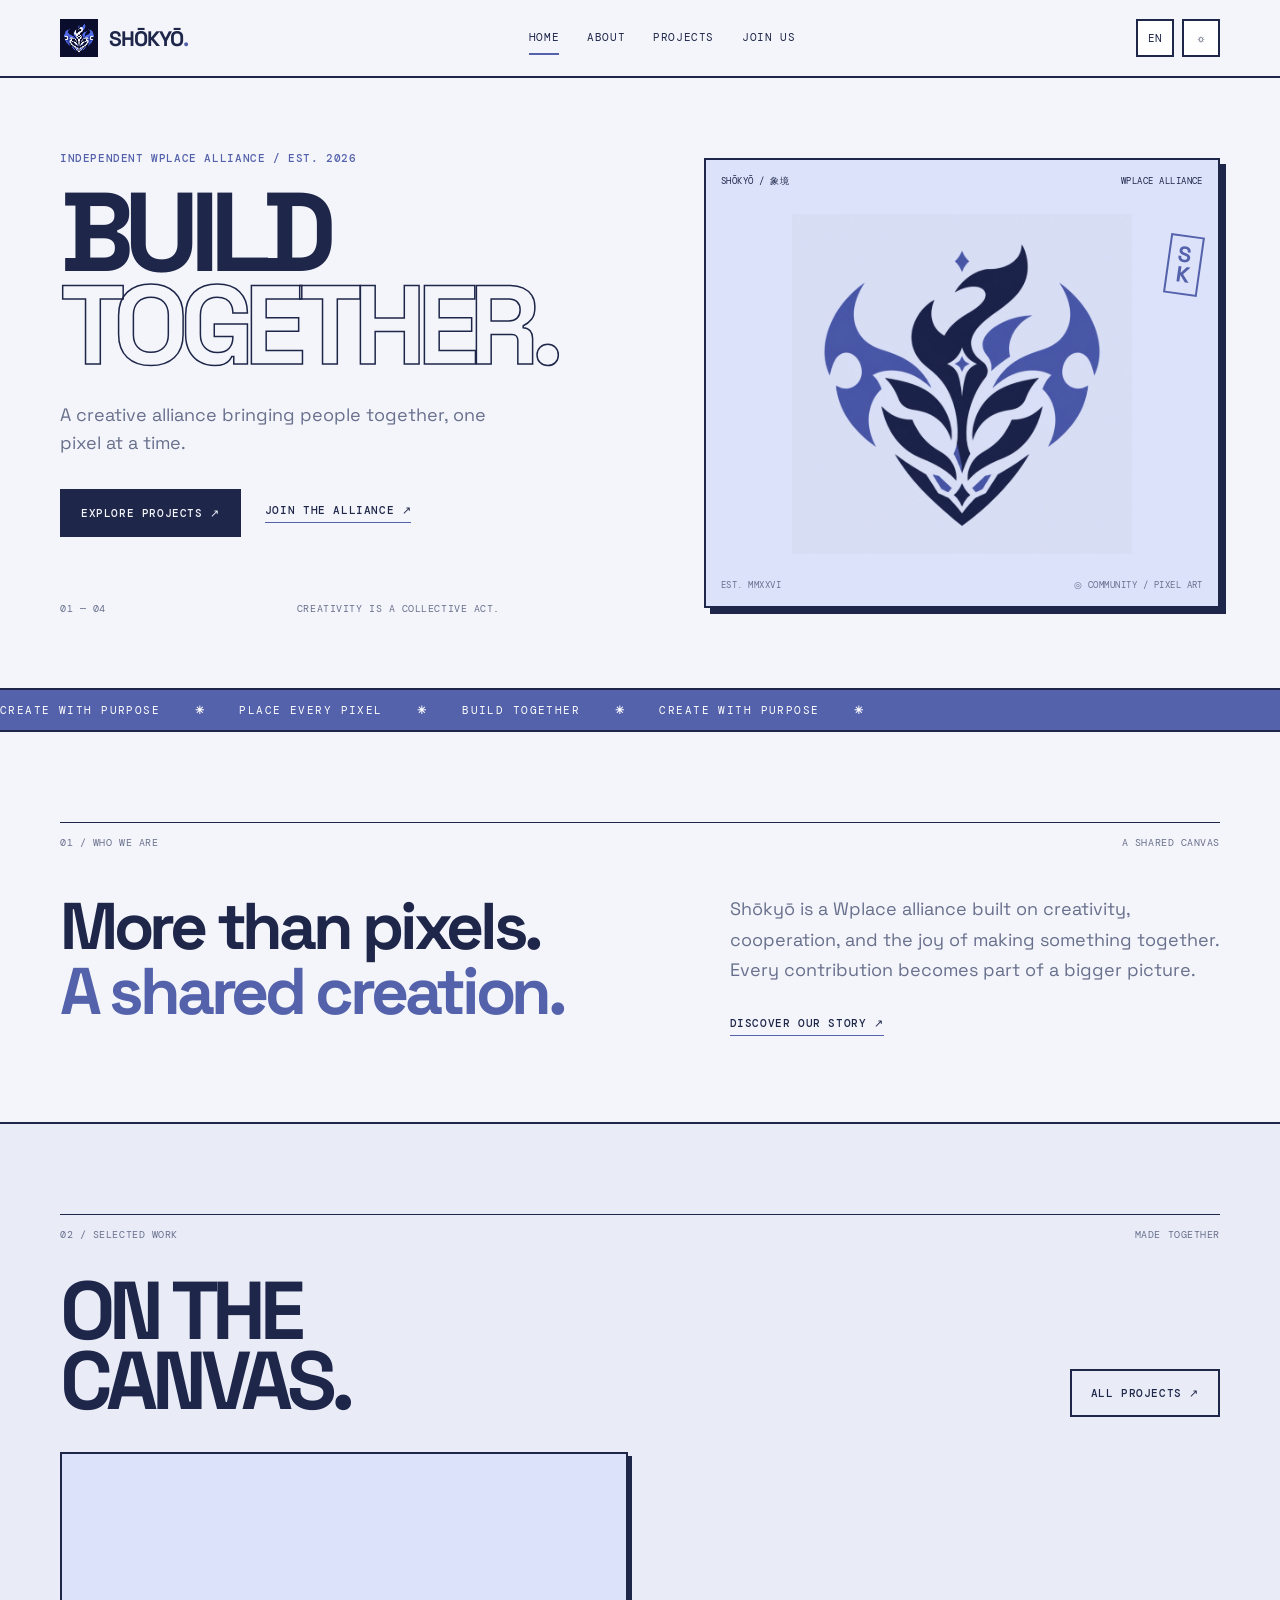
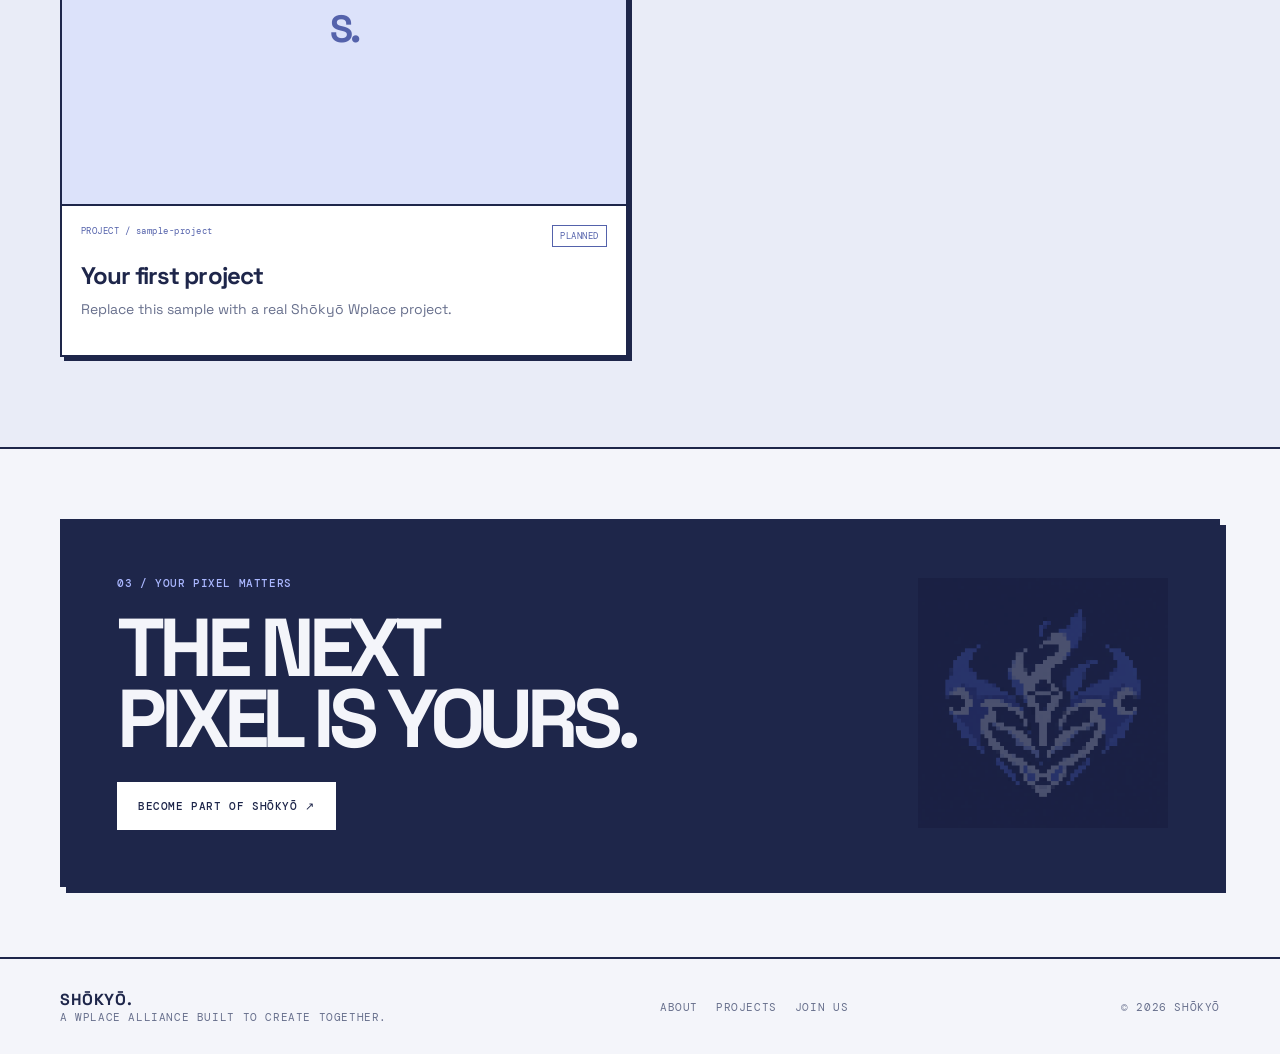
<file: index.html>
<!doctype html>
<html lang="en">
<head>
  <meta charset="utf-8"><meta name="viewport" content="width=device-width, initial-scale=1">
  <meta name="description" content="Shōkyō — a Wplace alliance built around creativity and collaboration.">
  <meta name="theme-color" content="#f4f5fa">
  <title>Shōkyō — Build Together</title>
  <link rel="icon" href="assets/logo/shokyo-pixel.png">
  <link rel="preconnect" href="https://fonts.googleapis.com"><link rel="preconnect" href="https://fonts.gstatic.com" crossorigin>
  <link href="https://fonts.googleapis.com/css2?family=DM+Mono:wght@400;500&family=Space+Grotesk:wght@400;500;600;700&display=swap" rel="stylesheet">
  <link rel="stylesheet" href="css/style.css">
</head>
<body data-page="home">
  <div id="site-header"></div>
  <main>
    <section class="hero wrap">
      <div class="hero-copy">
        <p class="eyebrow" data-i18n="heroEyebrow">INDEPENDENT WPLACE ALLIANCE / EST. 2026</p>
        <h1 data-i18n="heroTitle">BUILD<br><span class="outline-text">TOGETHER.</span></h1>
        <p class="hero-lede" data-i18n="heroLead">A creative alliance bringing people together, one pixel at a time.</p>
        <div class="actions"><a class="button button-dark" href="projects.html" data-i18n="exploreProjects">EXPLORE PROJECTS ↗</a><a class="text-link" href="join.html" data-i18n="joinUs">JOIN THE ALLIANCE ↗</a></div>
        <div class="hero-index"><span>01 — 04</span><span data-i18n="heroCaption">CREATIVITY IS A COLLECTIVE ACT.</span></div>
      </div>
      <div class="hero-art">
        <div class="art-label"><span>SHŌKYŌ / 象境</span><span>WPLACE ALLIANCE</span></div>
        <div class="logo-frame"><img src="assets/logo/shokyo-primary.png" alt="Shōkyō alliance emblem"></div>
        <div class="art-bottom"><span>EST. MMXXVI</span><span>◎  COMMUNITY / PIXEL ART</span></div>
        <div class="art-stamp">S<br>K</div>
      </div>
    </section>
    <section class="ticker" aria-label="Alliance motto"><div>CREATE WITH PURPOSE <b>✳</b> PLACE EVERY PIXEL <b>✳</b> BUILD TOGETHER <b>✳</b> CREATE WITH PURPOSE <b>✳</b></div></section>
    <section class="intro-section wrap section-pad">
      <div class="section-kicker"><span>01 / WHO WE ARE</span><span data-i18n="introKicker">A SHARED CANVAS</span></div>
      <div class="intro-grid"><h2 data-i18n="introTitle">More than pixels.<br><em>A shared creation.</em></h2><div><p data-i18n="introText">Shōkyō is a Wplace alliance built on creativity, cooperation, and the joy of making something together. Every contribution becomes part of a bigger picture.</p><a class="under-link" href="about.html" data-i18n="discoverStory">DISCOVER OUR STORY ↗</a></div></div>
    </section>
    <section class="projects-preview section-pad">
      <div class="wrap"><div class="section-kicker"><span>02 / SELECTED WORK</span><span data-i18n="projectKicker">MADE TOGETHER</span></div>
        <div class="section-heading"><h2 data-i18n="projectTitle">ON THE<br>CANVAS.</h2><a class="button button-outline" href="projects.html" data-i18n="allProjects">ALL PROJECTS ↗</a></div>
        <div id="featured-projects" class="project-grid"></div>
      </div>
    </section>
    <section class="join-banner wrap section-pad">
      <div class="join-banner-inner"><p class="eyebrow">03 / YOUR PIXEL MATTERS</p><h2 data-i18n="joinHeadline">THE NEXT<br>PIXEL IS YOURS.</h2><a class="button button-light" href="join.html" data-i18n="becomeMember">BECOME PART OF SHŌKYŌ ↗</a><img src="assets/logo/shokyo-pixel.png" alt="" class="banner-mark"></div>
    </section>
  </main>
  <div id="site-footer"></div>
  <script src="js/projects.js"></script><script src="js/i18n.js"></script><script src="js/site.js"></script>
</body></html>
</file>
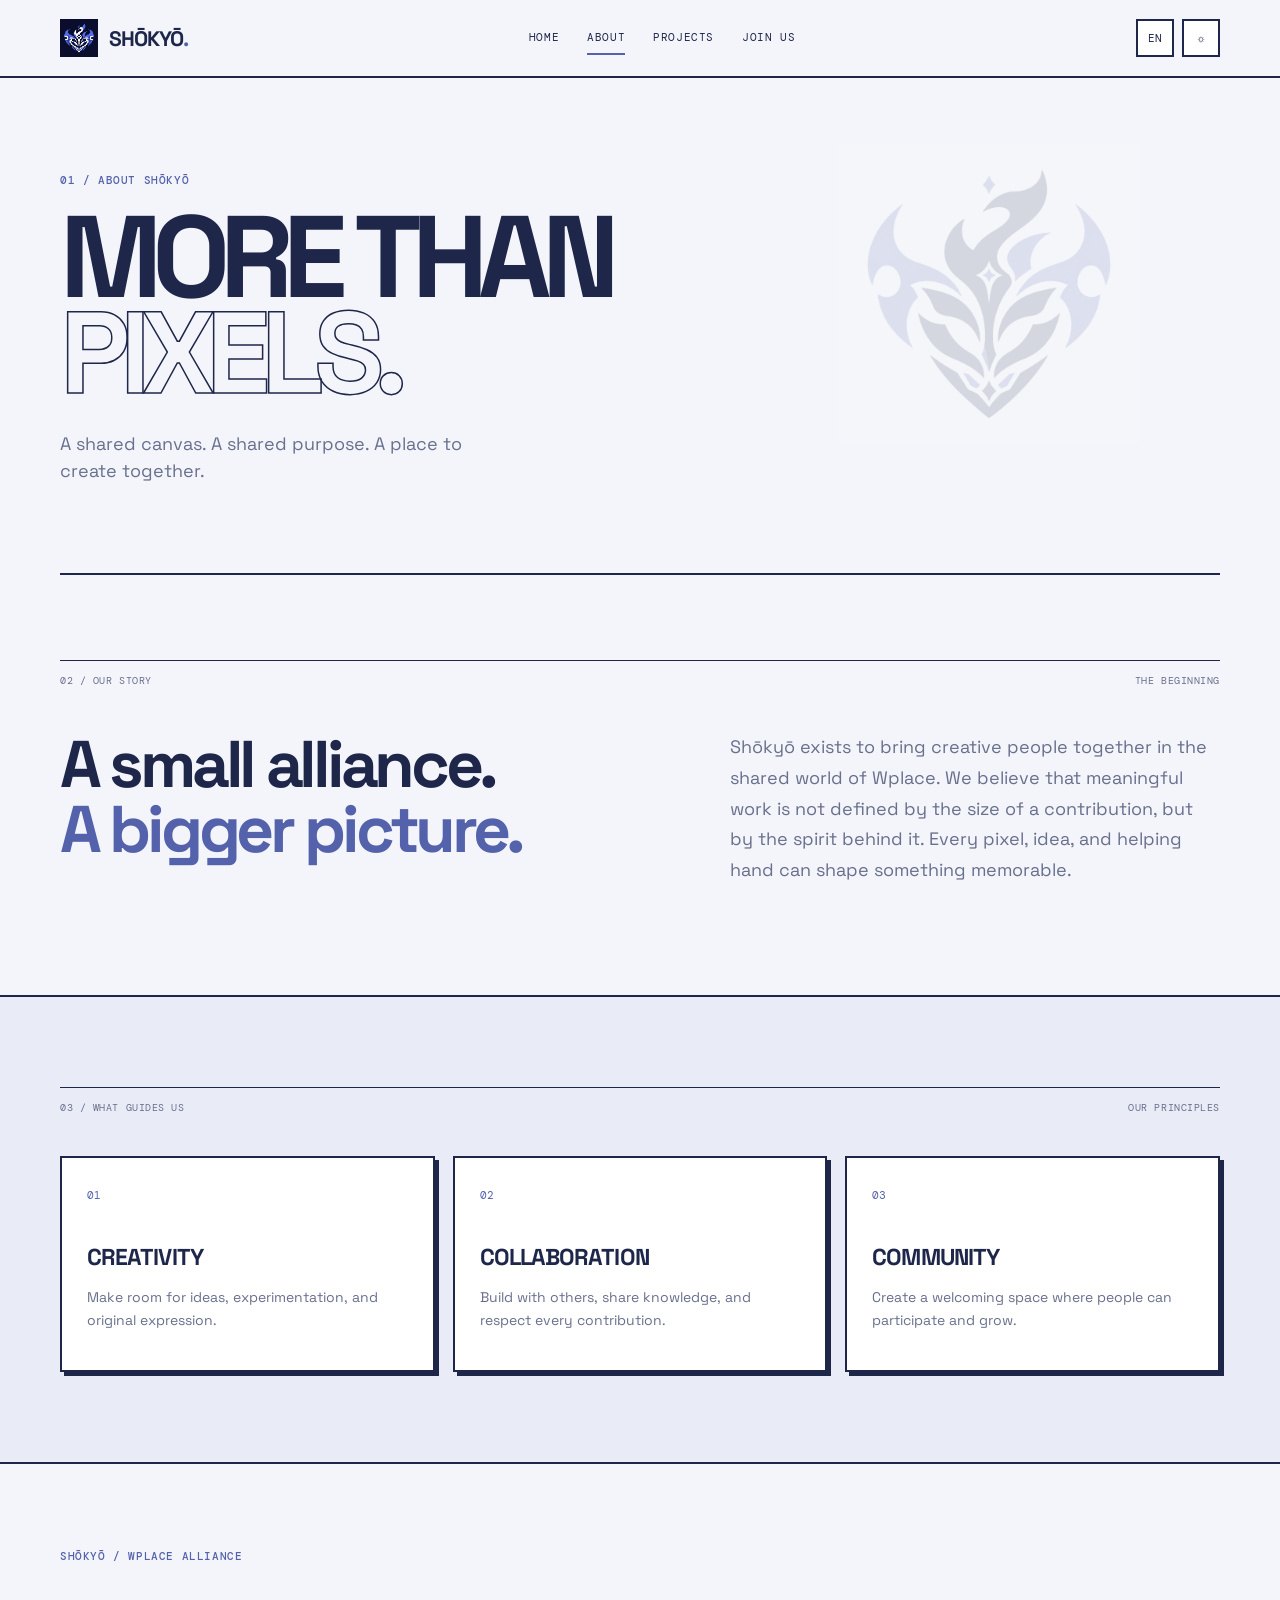
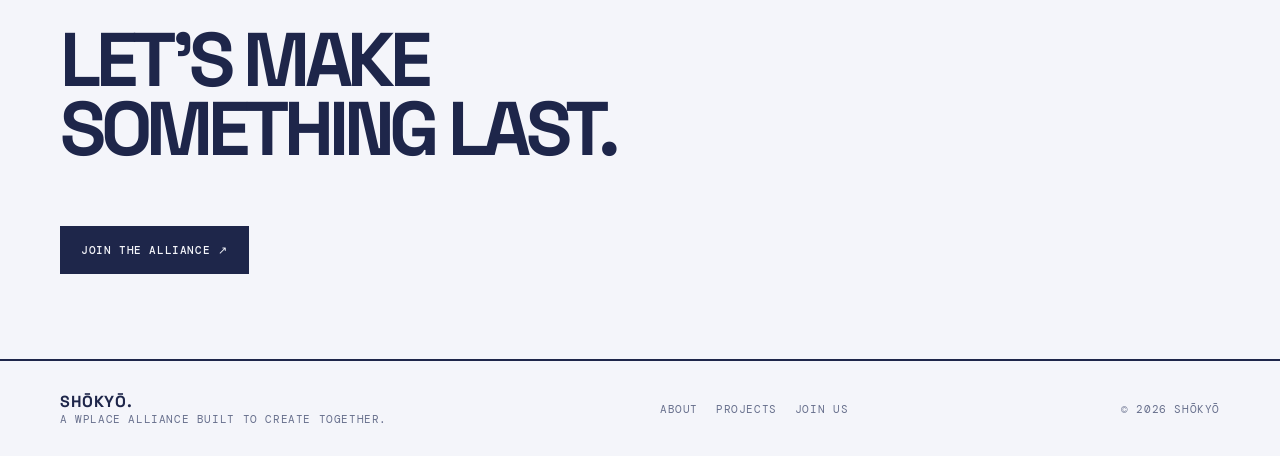
<file: about.html>
<!doctype html><html lang="en"><head><meta charset="utf-8"><meta name="viewport" content="width=device-width,initial-scale=1"><meta name="description" content="Discover the story and principles behind Shōkyō."><title>About — Shōkyō</title><link rel="icon" href="assets/logo/shokyo-pixel.png"><link rel="preconnect" href="https://fonts.googleapis.com"><link rel="preconnect" href="https://fonts.gstatic.com" crossorigin><link href="https://fonts.googleapis.com/css2?family=DM+Mono:wght@400;500&family=Space+Grotesk:wght@400;500;600;700&display=swap" rel="stylesheet"><link rel="stylesheet" href="css/style.css"></head><body data-page="about"><div id="site-header"></div><main><section class="page-hero wrap"><p class="eyebrow">01 / ABOUT SHŌKYŌ</p><h1 data-i18n="aboutHero">MORE THAN<br><span class="outline-text">PIXELS.</span></h1><p class="page-lede" data-i18n="aboutLead">A shared canvas. A shared purpose. A place to create together.</p><img class="page-hero-mark" src="assets/logo/shokyo-primary.png" alt="Shōkyō emblem"></section><section class="story-section wrap section-pad"><div class="section-kicker"><span>02 / OUR STORY</span><span>THE BEGINNING</span></div><div class="story-grid"><h2 data-i18n="storyTitle">A small alliance.<br><em>A bigger picture.</em></h2><p data-i18n="storyText">Shōkyō exists to bring creative people together in the shared world of Wplace. We believe that meaningful work is not defined by the size of a contribution, but by the spirit behind it. Every pixel, idea, and helping hand can shape something memorable.</p></div></section><section class="values-section section-pad"><div class="wrap"><div class="section-kicker"><span>03 / WHAT GUIDES US</span><span>OUR PRINCIPLES</span></div><div class="values-grid"><article class="value-card"><span>01</span><h3 data-i18n="valueOne">CREATIVITY</h3><p data-i18n="valueOneText">Make room for ideas, experimentation, and original expression.</p></article><article class="value-card"><span>02</span><h3 data-i18n="valueTwo">COLLABORATION</h3><p data-i18n="valueTwoText">Build with others, share knowledge, and respect every contribution.</p></article><article class="value-card"><span>03</span><h3 data-i18n="valueThree">COMMUNITY</h3><p data-i18n="valueThreeText">Create a welcoming space where people can participate and grow.</p></article></div></div></section><section class="wrap closing-cta"><p class="eyebrow">SHŌKYŌ / WPLACE ALLIANCE</p><h2 data-i18n="aboutCta">LET'S MAKE<br>SOMETHING LAST.</h2><a class="button button-dark" href="join.html" data-i18n="joinUs">JOIN THE ALLIANCE ↗</a></section></main><div id="site-footer"></div><script src="js/projects.js"></script><script src="js/i18n.js"></script><script src="js/site.js"></script></body></html>
</file>
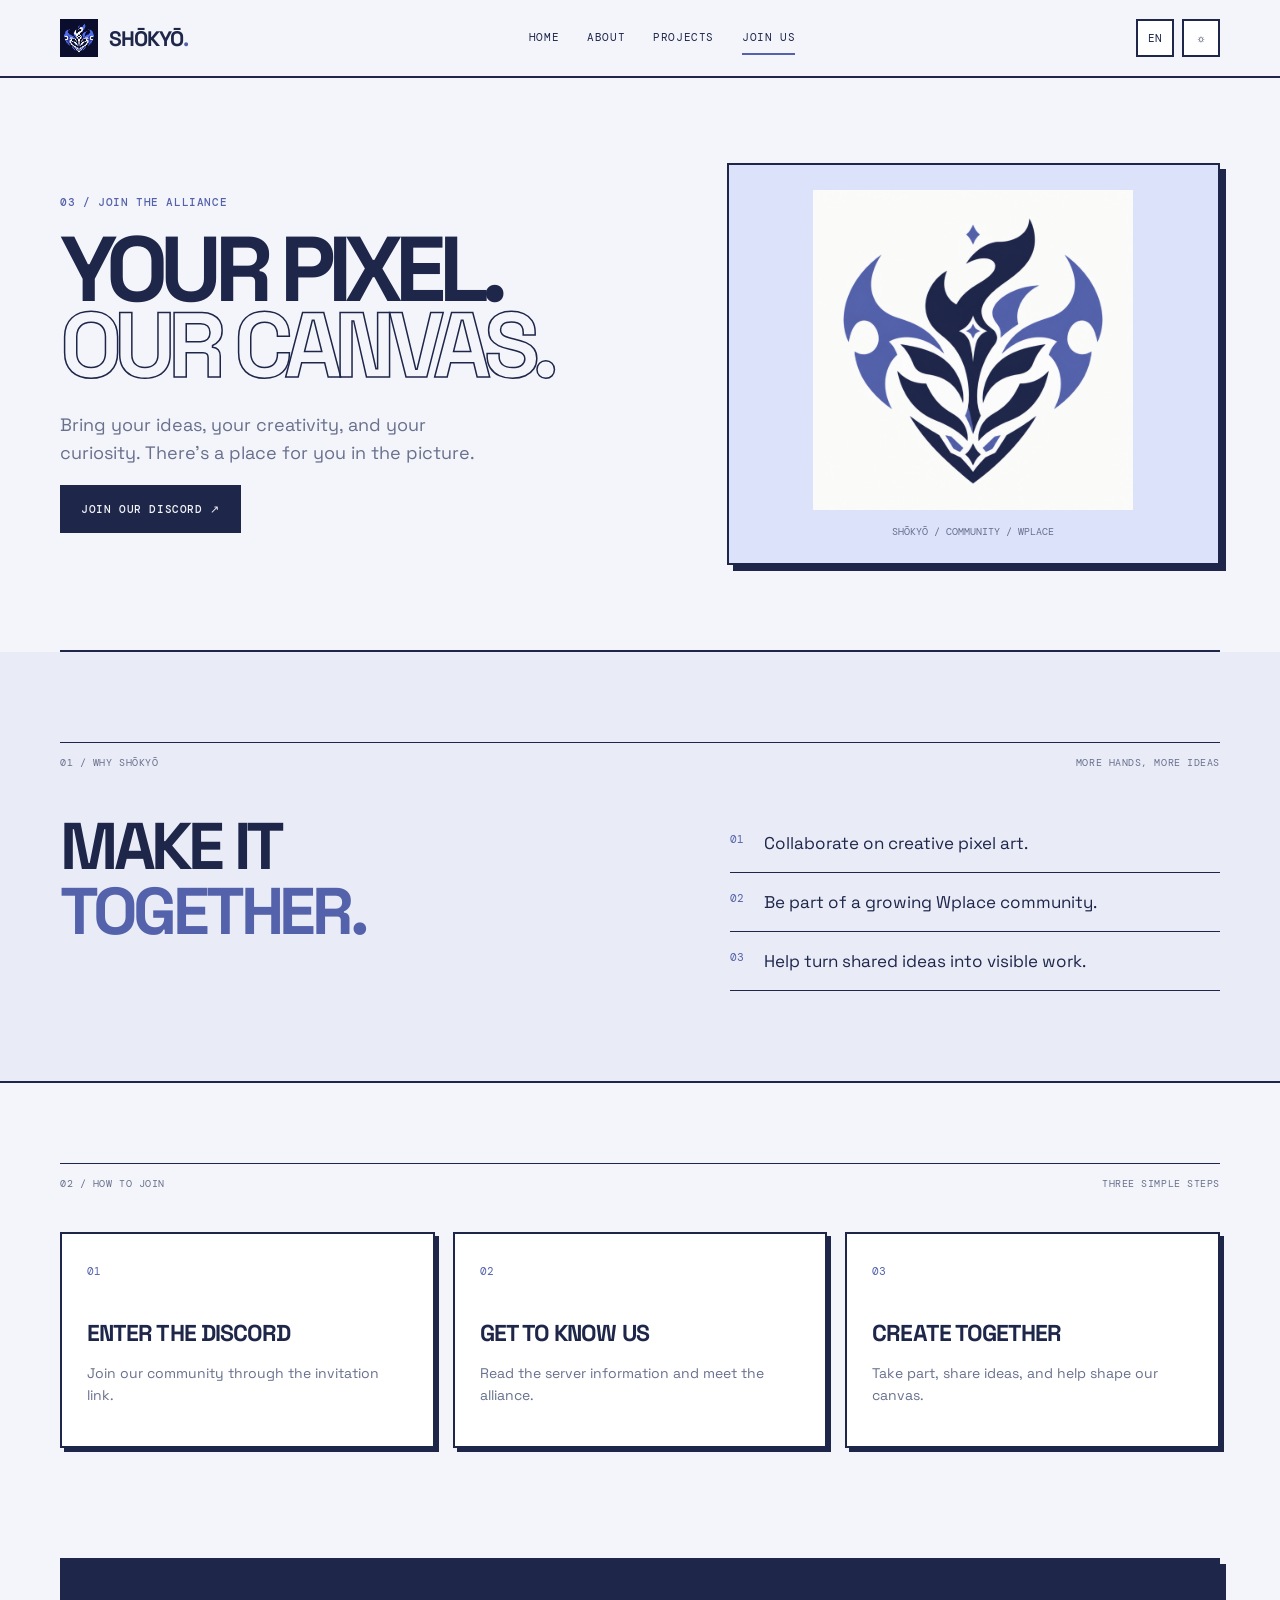
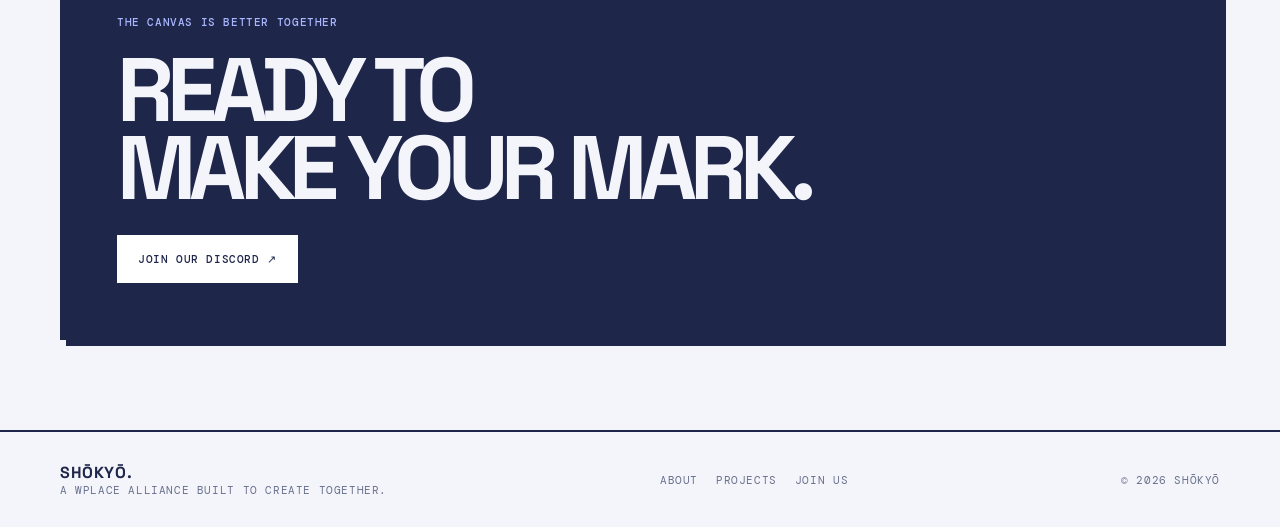
<file: join.html>
<!doctype html><html lang="en"><head><meta charset="utf-8"><meta name="viewport" content="width=device-width,initial-scale=1"><meta name="description" content="Join the Shōkyō Wplace alliance."><title>Join Us — Shōkyō</title><link rel="icon" href="assets/logo/shokyo-pixel.png"><link rel="preconnect" href="https://fonts.googleapis.com"><link rel="preconnect" href="https://fonts.gstatic.com" crossorigin><link href="https://fonts.googleapis.com/css2?family=DM+Mono:wght@400;500&family=Space+Grotesk:wght@400;500;600;700&display=swap" rel="stylesheet"><link rel="stylesheet" href="css/style.css"></head><body data-page="join"><div id="site-header"></div><main><section class="join-hero wrap"><div><p class="eyebrow">03 / JOIN THE ALLIANCE</p><h1 data-i18n="joinHero">YOUR PIXEL.<br><span class="outline-text">OUR CANVAS.</span></h1><p class="page-lede" data-i18n="joinLead">Bring your ideas, your creativity, and your curiosity. There's a place for you in the picture.</p><a class="button button-dark" id="discord-hero" href="https://discord.com/" target="_blank" rel="noopener noreferrer" data-i18n="discordButton">JOIN OUR DISCORD ↗</a></div><div class="join-emblem"><img src="assets/logo/shokyo-primary.png" alt="Shōkyō emblem"><span>SHŌKYŌ / COMMUNITY / WPLACE</span></div></section><section class="why-section section-pad"><div class="wrap"><div class="section-kicker"><span>01 / WHY SHŌKYŌ</span><span>MORE HANDS, MORE IDEAS</span></div><div class="why-grid"><h2 data-i18n="whyTitle">MAKE IT<br><em>TOGETHER.</em></h2><div class="why-list"><p><b>01</b><span data-i18n="whyOne">Collaborate on creative pixel art.</span></p><p><b>02</b><span data-i18n="whyTwo">Be part of a growing Wplace community.</span></p><p><b>03</b><span data-i18n="whyThree">Help turn shared ideas into visible work.</span></p></div></div></div></section><section class="wrap how-section section-pad"><div class="section-kicker"><span>02 / HOW TO JOIN</span><span>THREE SIMPLE STEPS</span></div><div class="steps-grid"><article><span>01</span><h3 data-i18n="stepOne">ENTER THE DISCORD</h3><p data-i18n="stepOneText">Join our community through the invitation link.</p></article><article><span>02</span><h3 data-i18n="stepTwo">GET TO KNOW US</h3><p data-i18n="stepTwoText">Read the server information and meet the alliance.</p></article><article><span>03</span><h3 data-i18n="stepThree">CREATE TOGETHER</h3><p data-i18n="stepThreeText">Take part, share ideas, and help shape our canvas.</p></article></div></section><section class="wrap final-join"><p class="eyebrow">THE CANVAS IS BETTER TOGETHER</p><h2 data-i18n="finalJoin">READY TO<br>MAKE YOUR MARK?</h2><a class="button button-light" id="discord-final" href="https://discord.com/" target="_blank" rel="noopener noreferrer" data-i18n="discordButton">JOIN OUR DISCORD ↗</a></section></main><div id="site-footer"></div><script src="js/projects.js"></script><script src="js/i18n.js"></script><script src="js/site.js"></script></body></html>
</file>
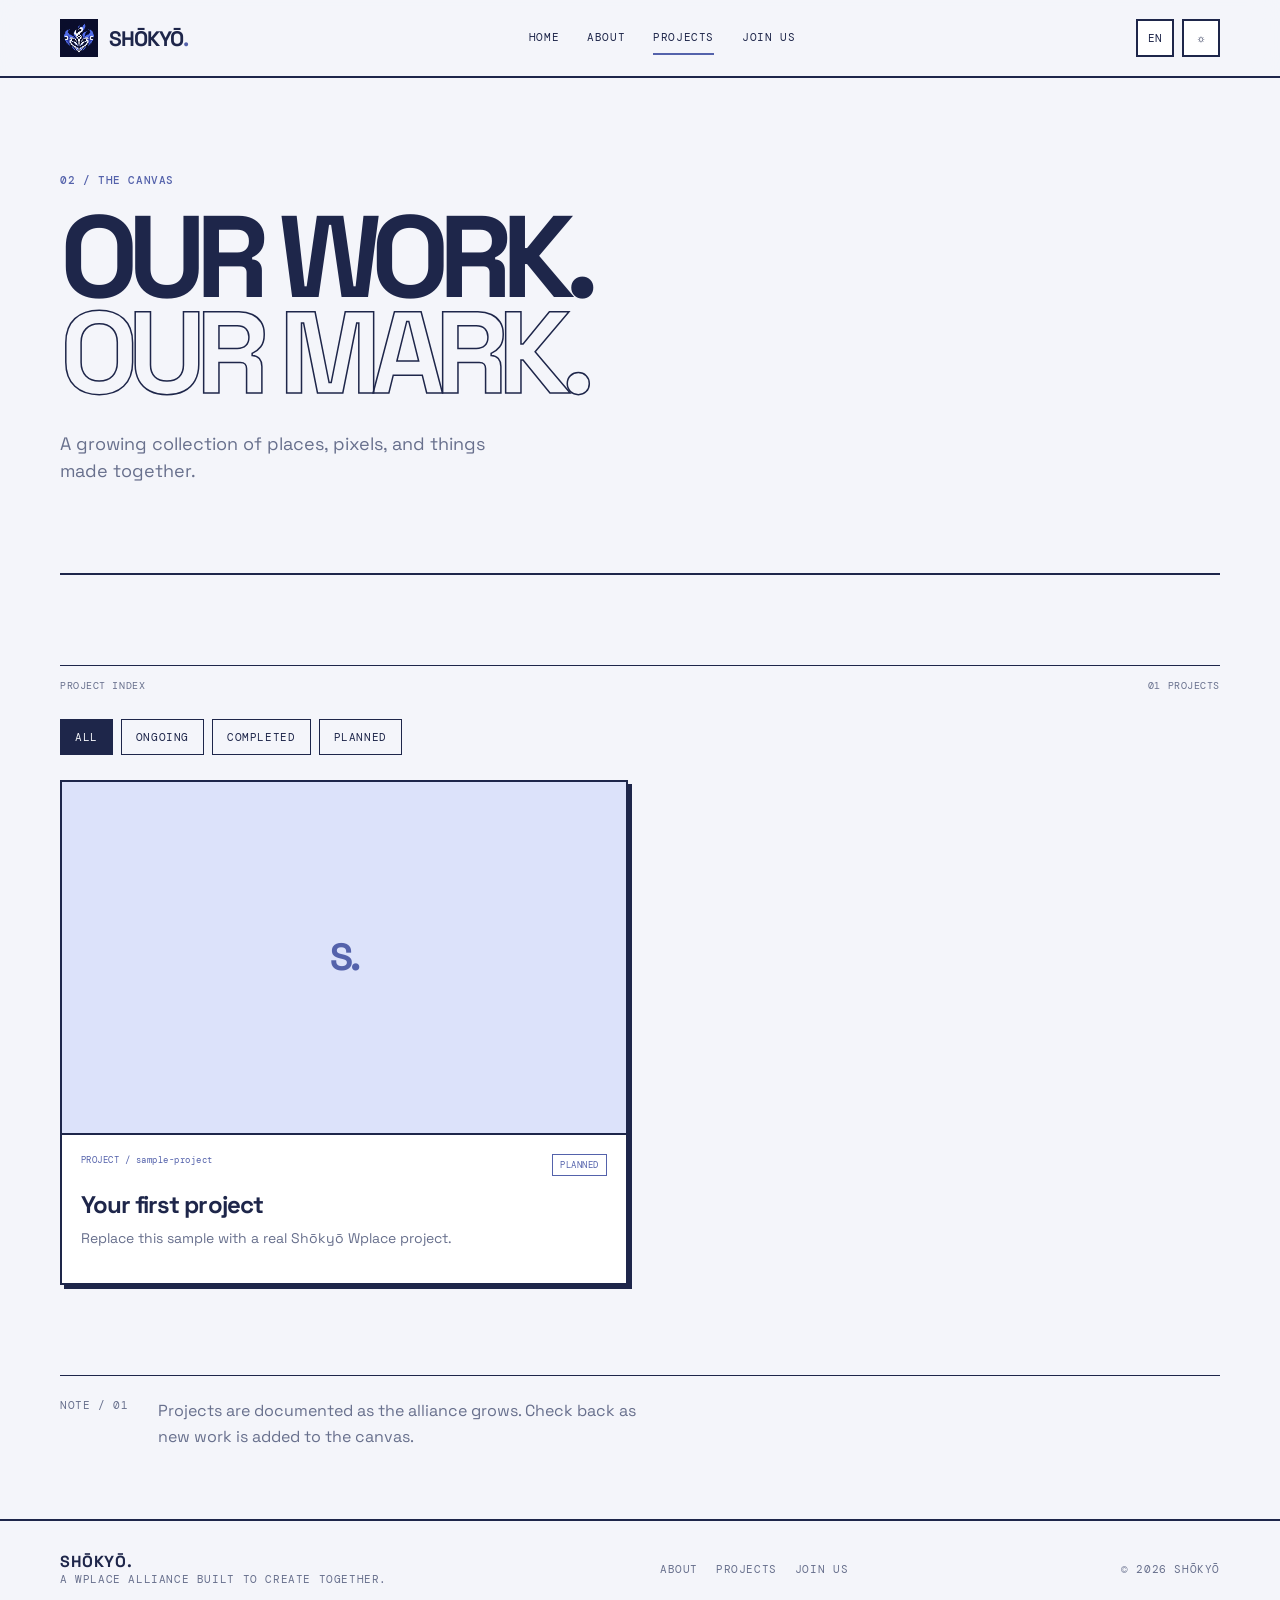
<file: projects.html>
<!doctype html><html lang="en"><head><meta charset="utf-8"><meta name="viewport" content="width=device-width,initial-scale=1"><meta name="description" content="Explore Shōkyō Wplace alliance projects and pixel art."><title>Projects — Shōkyō</title><link rel="icon" href="assets/logo/shokyo-pixel.png"><link rel="preconnect" href="https://fonts.googleapis.com"><link rel="preconnect" href="https://fonts.gstatic.com" crossorigin><link href="https://fonts.googleapis.com/css2?family=DM+Mono:wght@400;500&family=Space+Grotesk:wght@400;500;600;700&display=swap" rel="stylesheet"><link rel="stylesheet" href="css/style.css"></head><body data-page="projects"><div id="site-header"></div><main><section class="page-hero projects-hero wrap"><p class="eyebrow">02 / THE CANVAS</p><h1 data-i18n="projectsHero">OUR WORK.<br><span class="outline-text">OUR MARK.</span></h1><p class="page-lede" data-i18n="projectsLead">A growing collection of places, pixels, and things made together.</p></section><section class="wrap section-pad"><div class="section-kicker"><span>PROJECT INDEX</span><span id="project-count">00 PROJECTS</span></div><div class="filter-row"><button class="filter-button active" data-filter="all" data-i18n="filterAll">ALL</button><button class="filter-button" data-filter="ongoing" data-i18n="filterOngoing">ONGOING</button><button class="filter-button" data-filter="completed" data-i18n="filterCompleted">COMPLETED</button><button class="filter-button" data-filter="planned" data-i18n="filterPlanned">PLANNED</button></div><div id="all-projects" class="project-grid project-grid-large"></div><p id="empty-projects" class="empty-state" hidden data-i18n="emptyProjects">No projects in this category yet.</p></section><section class="wrap project-note"><span>NOTE / 01</span><p data-i18n="projectNote">Projects are documented as the alliance grows. Check back as new work is added to the canvas.</p></section></main><div id="site-footer"></div><script src="js/projects.js"></script><script src="js/i18n.js"></script><script src="js/site.js"></script></body></html>
</file>
<file: css/style.css>
:root{--bg:#f4f5fa;--surface:#fff;--ink:#1e264a;--muted:#68708d;--line:#1e264a;--brand:#5462ab;--soft:#dce2fa;--shadow:6px 6px 0 var(--ink);--paper:#e9ecf7;color-scheme:light}html[data-theme=dark]{--bg:#111522;--surface:#1a2032;--ink:#f4f5fa;--muted:#aab1cb;--line:#e1e5f7;--brand:#8795e8;--soft:#252e50;--shadow:6px 6px 0 #080b13;--paper:#171d2e;color-scheme:dark}*{box-sizing:border-box}html{scroll-behavior:smooth}body{margin:0;background:var(--bg);color:var(--ink);font-family:"Space Grotesk",sans-serif;transition:background .2s,color .2s}a{color:inherit;text-decoration:none}button{font:inherit}.wrap{width:min(1160px,calc(100% - 44px));margin-inline:auto}.site-header{position:sticky;top:0;z-index:20;background:color-mix(in srgb,var(--bg) 92%,transparent);backdrop-filter:blur(14px);border-bottom:2px solid var(--line)}.nav-wrap{height:76px;display:flex;align-items:center;justify-content:space-between;gap:20px}.brand{display:flex;align-items:center;gap:11px;font-size:21px;font-weight:700;letter-spacing:-1px}.brand img{width:38px;height:38px;object-fit:contain}.nav-links{display:flex;align-items:center;gap:28px}.nav-links a,.eyebrow,.section-kicker,.art-label,.art-bottom,.hero-index,.text-link,.under-link,.button,.filter-button,.project-meta,.project-note>span,.site-footer,.nav-tools{font-family:"DM Mono",monospace;font-size:11px;letter-spacing:.055em}.nav-links a{padding:9px 0;border-bottom:2px solid transparent}.nav-links a[aria-current=page],.nav-links a:hover{border-color:var(--brand)}.nav-tools{display:flex;align-items:center;gap:8px}.tool-button,.menu-toggle{border:2px solid var(--line);background:var(--surface);color:var(--ink);min-width:38px;height:38px;cursor:pointer;font-family:"DM Mono",monospace;font-size:11px}.tool-button:hover,.menu-toggle:hover{background:var(--soft)}.menu-toggle{display:none}.hero{min-height:610px;display:grid;grid-template-columns:1.08fr .92fr;gap:38px;align-items:center;padding-block:70px}.eyebrow{font-weight:500;color:var(--brand);margin:0 0 22px}.hero h1,.page-hero h1,.join-hero h1{font-size:clamp(62px,9vw,112px);line-height:.83;letter-spacing:-.085em;margin:0 0 28px;font-weight:700}.outline-text{-webkit-text-stroke:1.5px var(--ink);color:transparent}.hero-lede,.page-lede{font-size:18px;line-height:1.55;max-width:440px;color:var(--muted)}.actions{display:flex;align-items:center;gap:24px;flex-wrap:wrap;margin-top:32px}.button{display:inline-flex;align-items:center;justify-content:center;min-height:48px;padding:0 19px;border:2px solid var(--line);font-weight:500;transition:transform .15s,box-shadow .15s}.button:hover{transform:translate(-3px,-3px);box-shadow:var(--shadow)}.button-dark{background:var(--ink);color:var(--bg)}.button-light{background:#fff;color:#1e264a;border-color:#fff}.button-outline{background:transparent;color:var(--ink)}.text-link,.under-link{font-weight:500;border-bottom:1px solid var(--brand);padding-bottom:5px}.hero-index{display:flex;justify-content:space-between;max-width:440px;margin-top:65px;color:var(--muted);font-size:10px}.hero-art{position:relative;background:var(--soft);border:2px solid var(--line);box-shadow:var(--shadow);padding:15px;min-height:450px;display:flex;flex-direction:column;justify-content:space-between;overflow:hidden}.art-label,.art-bottom{display:flex;justify-content:space-between;font-size:9px;position:relative;z-index:1}.logo-frame{display:grid;place-items:center;flex:1;min-height:340px}.logo-frame img{width:min(82%,340px);height:340px;object-fit:contain;mix-blend-mode:multiply}.art-bottom{color:var(--muted)}.art-stamp{position:absolute;right:17px;top:75px;border:2px solid var(--brand);color:var(--brand);font-weight:700;font-size:22px;line-height:.9;padding:8px;transform:rotate(8deg)}.ticker{overflow:hidden;background:var(--brand);color:#fff;border-block:2px solid var(--line);white-space:nowrap;padding:13px 0;font:11px "DM Mono",monospace;letter-spacing:.13em}.ticker div{width:max-content;animation:marquee 32s linear infinite}.ticker b{padding:0 26px}@keyframes marquee{to{transform:translateX(-35%)}}.section-pad{padding-block:90px}.section-kicker{display:flex;justify-content:space-between;border-top:1px solid var(--line);padding-top:13px;color:var(--muted);font-size:10px}.intro-grid,.story-grid,.why-grid{display:grid;grid-template-columns:1.1fr .9fr;gap:70px;margin-top:45px;align-items:start}.intro-grid h2,.story-grid h2,.why-grid h2{font-size:clamp(38px,5.5vw,66px);line-height:.98;letter-spacing:-.065em;margin:0}.intro-grid h2 em,.story-grid h2 em,.why-grid h2 em{font-style:normal;color:var(--brand)}.intro-grid p,.story-grid p{font-size:18px;line-height:1.7;color:var(--muted);margin:0 0 25px}.projects-preview{background:var(--paper);border-block:2px solid var(--line)}.section-heading{display:flex;justify-content:space-between;align-items:end;margin:35px 0}.section-heading h2{font-size:clamp(48px,7vw,82px);line-height:.86;letter-spacing:-.075em;margin:0}.project-grid{display:grid;grid-template-columns:repeat(2,minmax(0,1fr));gap:25px}.project-card{border:2px solid var(--line);background:var(--surface);box-shadow:4px 4px 0 var(--line);min-width:0}.project-image{aspect-ratio:16/10;background:var(--soft);overflow:hidden;border-bottom:2px solid var(--line);display:grid;place-items:center}.project-image img{width:100%;height:100%;object-fit:cover;display:block}.project-placeholder{font-size:38px;color:var(--brand);font-weight:700;letter-spacing:-.08em}.project-content{padding:19px}.project-meta{display:flex;justify-content:space-between;color:var(--brand);font-size:9px}.project-content h3{font-size:24px;letter-spacing:-.04em;margin:13px 0 8px}.project-content p{color:var(--muted);line-height:1.55;margin:0 0 15px;font-size:14px}.status{border:1px solid var(--brand);padding:4px 7px;text-transform:uppercase}.project-link{font:10px "DM Mono",monospace;border-bottom:1px solid var(--brand);padding-bottom:4px}.join-banner{padding-block:70px}.join-banner-inner,.final-join{position:relative;overflow:hidden;background:var(--ink);color:var(--bg);padding:55px;min-height:350px;border:2px solid var(--line);box-shadow:var(--shadow)}.join-banner h2,.final-join h2{font-size:clamp(48px,7vw,82px);line-height:.87;letter-spacing:-.075em;margin:0 0 28px;position:relative;z-index:1}.join-banner .eyebrow,.final-join .eyebrow{color:#aab7ff}.banner-mark{position:absolute;width:250px;height:250px;object-fit:contain;right:50px;top:50%;transform:translateY(-50%);opacity:.2}.site-footer{border-top:2px solid var(--line);padding:30px 0;color:var(--muted)}.footer-inner{display:flex;justify-content:space-between;gap:20px;align-items:center}.footer-brand{font:700 16px "Space Grotesk",sans-serif;color:var(--ink)}.footer-links{display:flex;gap:18px}.page-hero{position:relative;min-height:440px;padding-block:95px 70px;border-bottom:2px solid var(--line);overflow:hidden}.page-hero h1{font-size:clamp(62px,10vw,116px);position:relative;z-index:1}.page-hero-mark{position:absolute;width:300px;height:300px;object-fit:contain;right:7%;top:65px;opacity:.14}.story-section{padding-block:85px}.values-section{background:var(--paper);border-block:2px solid var(--line)}.values-grid,.steps-grid{display:grid;grid-template-columns:repeat(3,1fr);gap:18px;margin-top:42px}.value-card,.steps-grid article{border:2px solid var(--line);padding:25px;min-height:210px;background:var(--surface);box-shadow:4px 4px 0 var(--line)}.value-card>span,.steps-grid article>span{font:11px "DM Mono",monospace;color:var(--brand)}.value-card h3,.steps-grid h3{font-size:23px;letter-spacing:-.04em;margin:38px 0 10px}.value-card p,.steps-grid p{font-size:14px;line-height:1.6;color:var(--muted)}.closing-cta{padding-block:85px}.closing-cta h2{font-size:clamp(44px,7vw,76px);line-height:.9;letter-spacing:-.07em}.projects-hero{min-height:400px}.project-grid-large{margin-top:25px}.filter-row{display:flex;gap:8px;flex-wrap:wrap;margin-top:27px}.filter-button{background:transparent;border:1px solid var(--line);padding:10px 14px;color:var(--ink);cursor:pointer}.filter-button.active,.filter-button:hover{background:var(--ink);color:var(--bg)}.empty-state{padding:50px 0;color:var(--muted)}.project-note{display:flex;gap:30px;align-items:start;border-top:1px solid var(--line);padding:22px 0 70px;color:var(--muted)}.project-note p{max-width:500px;line-height:1.6;margin:0}.join-hero{display:grid;grid-template-columns:1fr .8fr;gap:50px;align-items:center;padding-block:85px;border-bottom:2px solid var(--line)}.join-hero h1{font-size:clamp(52px,8vw,92px)}.join-emblem{background:var(--soft);border:2px solid var(--line);box-shadow:var(--shadow);padding:25px;display:grid;place-items:center}.join-emblem img{width:100%;max-height:320px;object-fit:contain}.join-emblem span{font:10px "DM Mono",monospace;margin-top:15px;color:var(--muted)}.why-section{background:var(--paper);border-bottom:2px solid var(--line)}.why-list p{display:flex;gap:20px;border-bottom:1px solid var(--line);padding:18px 0;margin:0;font-size:17px}.why-list b{font:11px "DM Mono",monospace;color:var(--brand)}.how-section{padding-block:80px}.final-join{margin-block:30px 90px}.final-join h2{font-size:clamp(48px,8vw,90px)}.mobile-nav{display:none}
@media(max-width:760px){.wrap{width:min(100% - 30px,600px)}.nav-wrap{height:66px}.menu-toggle{display:block}.nav-links{display:none;position:absolute;top:66px;left:0;right:0;background:var(--bg);border-bottom:2px solid var(--line);padding:18px 22px 24px;flex-direction:column;align-items:stretch;gap:8px}.nav-links.open{display:flex}.nav-links a{padding:12px 0}.hero{grid-template-columns:1fr;padding-block:55px 48px;gap:35px;min-height:auto}.hero h1{font-size:clamp(58px,16vw,88px)}.hero-art{min-height:340px}.logo-frame{min-height:260px}.logo-frame img{height:250px}.hero-index{margin-top:40px}.section-pad{padding-block:62px}.intro-grid,.story-grid,.why-grid,.join-hero{grid-template-columns:1fr;gap:25px}.intro-grid h2,.story-grid h2,.why-grid h2{font-size:45px}.section-heading{align-items:start;gap:18px;flex-direction:column}.project-grid{grid-template-columns:1fr}.join-banner-inner,.final-join{padding:32px 24px;min-height:320px}.banner-mark{width:170px;height:170px;right:-15px;top:auto;bottom:-25px;transform:none}.page-hero{min-height:360px;padding-block:75px 50px}.page-hero h1{font-size:clamp(56px,15vw,88px)}.page-hero-mark{width:180px;height:180px;right:-25px;top:125px}.values-grid,.steps-grid{grid-template-columns:1fr}.value-card,.steps-grid article{min-height:175px}.value-card h3,.steps-grid h3{margin-top:22px}.join-hero{padding-block:60px}.join-hero h1{font-size:clamp(48px,13vw,75px)}.footer-inner{align-items:flex-start;flex-direction:column}.footer-links{flex-wrap:wrap}.project-note{gap:15px}.art-stamp{top:55px}.nav-tools{gap:5px}.tool-button{min-width:34px;height:34px}}@media(prefers-reduced-motion:reduce){*,*::before,*::after{scroll-behavior:auto!important;animation-duration:.01ms!important;transition-duration:.01ms!important}}
</file>
